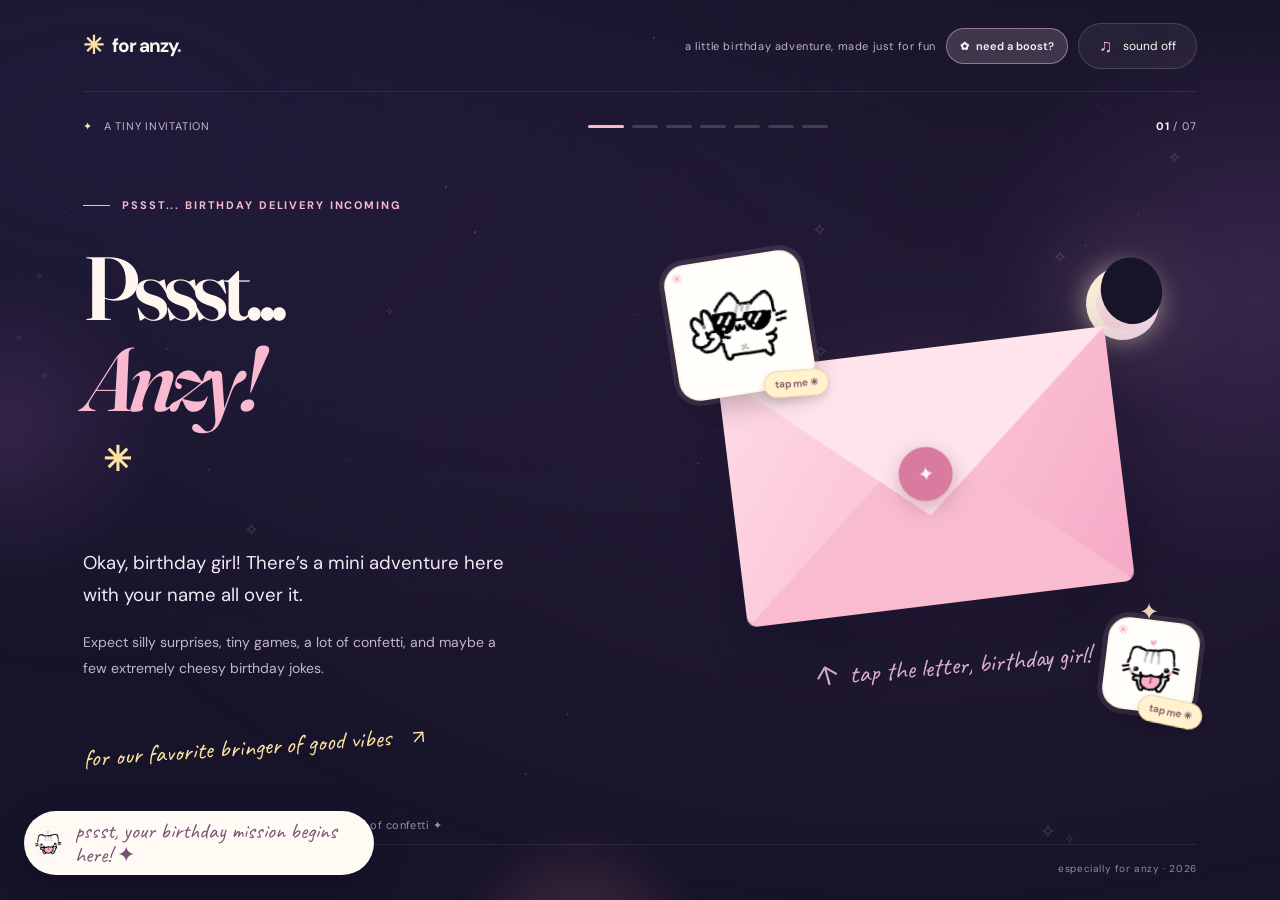
<file: index.html>
<!DOCTYPE html>
<html lang="en">
<head>
  <meta charset="UTF-8">
  <meta name="viewport" content="width=device-width, initial-scale=1.0">
  <meta name="theme-color" content="#17142c">
  <meta name="description" content="A cheerful, interactive birthday adventure made for Anzy.">
  <title>Happy Birthday, Anzy! ✦ Your Little Birthday Adventure</title>
  <link rel="preconnect" href="https://fonts.googleapis.com">
  <link rel="preconnect" href="https://fonts.gstatic.com" crossorigin>
  <link href="https://fonts.googleapis.com/css2?family=Caveat:wght@500;600;700&family=DM+Sans:wght@400;500;600;700&family=Fraunces:opsz,wght,SOFT,WONK@9..144,600,50,1;9..144,700,50,1&display=swap" rel="stylesheet">
  <link rel="icon" href="static/favicon.svg" type="image/svg+xml">
  <link rel="stylesheet" href="static/styles.css">
  <script defer src="static/script.js"></script>
</head>
<body data-scene="0">
  <div class="ambient-layer" aria-hidden="true">
    <div class="ambient-orb orb-one"></div>
    <div class="ambient-orb orb-two"></div>
    <div class="ambient-orb orb-three"></div>
    <div class="ambient-stars" id="ambientStars"></div>
  </div>
  <canvas id="fxCanvas" class="fx-canvas" aria-hidden="true"></canvas>

  <div class="site-shell">
    <header class="site-header">
      <div class="brand"><span class="brand-icon">✳</span> <span>for anzy<span class="brand-period">.</span></span></div>
      <div class="header-actions">
        <span class="header-whisper">a little birthday adventure, made just for fun</span>
        <button id="boostBtn" class="boost-button" type="button" aria-haspopup="dialog" aria-controls="boostModal"><span aria-hidden="true">✿</span><span>need a boost?</span></button>
        <button id="musicBtn" class="icon-button" type="button" aria-label="Turn on background music" aria-pressed="false"><span id="musicIcon">♫</span><span id="musicLabel">sound off</span></button>
      </div>
    </header>

    <div class="chapter-strip">
      <div class="chapter-info"><span class="mini-spark">✦</span> <span id="chapterName">a tiny invitation</span></div>
      <div class="chapter-dots" id="chapterDots" aria-label="Birthday adventure progress">
        <span class="chapter-dot active"></span><span class="chapter-dot"></span><span class="chapter-dot"></span><span class="chapter-dot"></span><span class="chapter-dot"></span><span class="chapter-dot"></span><span class="chapter-dot"></span>
      </div>
      <div class="chapter-count"><span id="chapterNumber">01</span> / 07</div>
    </div>

    <main id="mainContent" class="story" aria-live="off">
      <!-- CHAPTER ONE -->
      <section class="stage active" data-stage="0" aria-hidden="false" aria-labelledby="introTitle">
        <div class="scene-layout intro-layout">
          <div class="intro-copy">
            <span class="eyebrow"><span class="eyebrow-line"></span> pssst... birthday delivery incoming</span>
            <h1 id="introTitle">Pssst... <span class="name-script">Anzy!</span><span class="h1-star">✳</span></h1>
            <p class="lead">Okay, birthday girl! There’s a mini adventure here with your name all over it.</p>
            <p class="support-copy">Expect silly surprises, tiny games, a lot of confetti, and maybe a few extremely cheesy birthday jokes.</p>
            <div class="handwritten-note">for our favorite bringer of good vibes <span>↗</span></div>
          </div>
          <div class="intro-visual">
            <button class="moon moon-secret" id="moonSecret" aria-label="Tap the secret moon" type="button"><span class="moon-crater"></span><span class="moon-crater crater-two"></span></button>
            <span class="scene-star star-a">✳</span><span class="scene-star star-b">✦</span><span class="scene-star star-c">✧</span>
            <div class="envelope-aura"></div>
            <button type="button" class="cat-pop cat-pop--intro" style="--cat-tilt:-9deg" data-cat-message="Birthday security cat says: you are cleared for maximum fun! 😎" aria-label="Tap the cute cat for a surprise"><img src="static/cats/cool.png" alt="Cute doodle cat: cool" draggable="false"><span class="cat-tap">tap me ✳</span></button>
            <button type="button" class="cat-pop cat-pop--intro-mini" style="--cat-tilt:7deg" data-cat-message="You found the happy kitty! That smile is contagious." aria-label="Tap the cute cat for a surprise"><img src="static/cats/smile.png" alt="Cute doodle cat: smile" draggable="false"><span class="cat-tap">tap me ✳</span></button>
            <button id="envelopeButton" class="envelope-button" type="button" aria-label="Open your birthday invitation">
              <span class="envelope-letter"><span>to: anzy ✦</span><strong>your birthday quest starts here!</strong></span>
              <span class="envelope-pocket"></span>
              <span class="envelope-flap"></span>
              <span class="envelope-seal">✦</span>
            </button>
            <div class="tap-caption" id="envelopeHint"><span class="tap-arrow">↗</span> tap the letter, birthday girl!</div>
          </div>
        </div>
        <div class="corner-footnote">powered by birthday magic & a suspicious amount of confetti ✦</div>
      </section>

      <!-- CHAPTER TWO -->
      <section class="stage" data-stage="1" aria-hidden="true" aria-labelledby="gardenTitle">
        <div class="scene-heading center">
          <span class="eyebrow">chapter one · a little appreciation</span>
          <h2 id="gardenTitle">A garden of <em>good things.</em></h2>
          <p>Five little reminders of why you’re a great person to have around. Tap each flower to reveal one! 🌼</p>
        </div>
        <div class="garden-panel">
          <div class="garden-shimmer"></div>
          <div class="garden-moon"></div>
          <button class="butterfly-secret" id="butterflySecret" type="button" aria-label="Tap the secret butterfly">🦋</button>
          <div class="flower-garden" id="flowerGarden">
            <button class="flower flower-pink" type="button" data-flower="0" aria-label="Bloom flower one"><span class="flower-head"><span class="petal"></span><span class="petal"></span><span class="petal"></span><span class="petal"></span><span class="petal"></span><span class="petal"></span><span class="flower-center"></span></span><span class="flower-stem"><i></i><i></i></span></button>
            <button class="flower flower-peach" type="button" data-flower="1" aria-label="Bloom flower two"><span class="flower-head"><span class="petal"></span><span class="petal"></span><span class="petal"></span><span class="petal"></span><span class="petal"></span><span class="petal"></span><span class="flower-center"></span></span><span class="flower-stem"><i></i><i></i></span></button>
            <button class="flower flower-lilac" type="button" data-flower="2" aria-label="Bloom flower three"><span class="flower-head"><span class="petal"></span><span class="petal"></span><span class="petal"></span><span class="petal"></span><span class="petal"></span><span class="petal"></span><span class="flower-center"></span></span><span class="flower-stem"><i></i><i></i></span></button>
            <button class="flower flower-yellow" type="button" data-flower="3" aria-label="Bloom flower four"><span class="flower-head"><span class="petal"></span><span class="petal"></span><span class="petal"></span><span class="petal"></span><span class="petal"></span><span class="petal"></span><span class="flower-center"></span></span><span class="flower-stem"><i></i><i></i></span></button>
            <button class="flower flower-blue" type="button" data-flower="4" aria-label="Bloom flower five"><span class="flower-head"><span class="petal"></span><span class="petal"></span><span class="petal"></span><span class="petal"></span><span class="petal"></span><span class="petal"></span><span class="flower-center"></span></span><span class="flower-stem"><i></i><i></i></span></button>
          </div>
          <div class="garden-ground"><span class="ground-sprout">✿</span><span class="ground-sprout">✿</span><span class="ground-sprout">✿</span></div>
        </div>
        <div class="below-panel">
          <div class="garden-feedback">
            <button type="button" class="cat-pop cat-pop--garden" style="--cat-tilt:-5deg" data-cat-message="A little flower for the birthday girl! 🌸" aria-label="Tap the garden kitty for a surprise"><img src="static/cats/flower.png" alt="Flower cat saying hi" draggable="false"><span class="cat-tap">say hi ✿</span></button>
            <div class="reveal-card" id="flowerMessage" role="status"><span class="reveal-icon">✿</span><span id="flowerMessageText">Five flowers, five reasons you deserve a great birthday.</span></div>
          </div>
          <div class="count-stack"><span id="flowerCount">0</span><small> / 5 flowers bloomed</small></div>
          <button class="primary-button hidden" id="gardenNext" type="button">collect some stars <span>↗</span></button>
        </div>
      </section>

      <!-- CHAPTER THREE -->
      <section class="stage" data-stage="2" aria-hidden="true" aria-labelledby="starsTitle">
        <div class="scene-heading center">
          <span class="eyebrow">chapter two · a tiny game</span>
          <h2 id="starsTitle">Catch a little <em>happiness.</em></h2>
          <p>The sky has a surprise for you. Catch five falling stars by tapping them. Ready, Anzy? ✨</p>
        </div>
        <div id="starGame" class="star-game" aria-label="Catch five falling stars">
          <div class="star-game-moon"></div>
          <button type="button" class="cat-pop cat-pop--stars" style="--cat-tilt:-5deg" data-cat-message="Whoosh! This kitty is cheering for your star-catching skills!" aria-label="Tap the cute cat for a surprise"><img src="static/cats/splash.png" alt="Cute doodle cat: splash" draggable="false"><span class="cat-tap">tap me ✳</span></button>
          <button type="button" class="cat-pop cat-pop--stars-bonus" style="--cat-tilt:8deg" data-cat-message="Rich in stars, rich in good vibes! 💸" aria-label="Tap the cute cat for a surprise"><img src="static/cats/money.png" alt="Cute doodle cat: money" draggable="false"><span class="cat-tap">tap me ✳</span></button>
          <div class="star-game-caption">tap the glowing stars <span>✦</span></div>
          <div class="catch-meter"><span>little stars collected</span><strong><span id="starsCaught">0</span> / 5</strong></div>
          <div class="catch-feedback" id="catchFeedback" role="status">some stars are worth making a wish on...</div>
        </div>
        <div class="below-panel center-bottom">
          <span class="small-helper" id="starInstruction">psst, tap the moving stars before they disappear!</span>
          <button class="primary-button hidden" id="starsNext" type="button">make a birthday wish <span>↗</span></button>
        </div>
      </section>

      <!-- CHAPTER FOUR -->
      <section class="stage" data-stage="3" aria-hidden="true" aria-labelledby="cakeTitle">
        <div class="scene-heading center">
          <span class="eyebrow">chapter three · it's cake o'clock</span>
          <h2 id="cakeTitle">Make a little <em>wish.</em></h2>
          <p>A proper birthday adventure needs a cake, obviously. And yes, this one is all yours. 🎂</p>
        </div>
        <div class="cake-layout">
          <div class="cake-artboard">
            <button type="button" class="cat-pop cat-pop--cake" style="--cat-tilt:8deg" data-cat-message="Boba break! You deserve a delicious birthday treat. 🧋" aria-label="Tap the cute cat for a surprise"><img src="static/cats/boba.png" alt="Cute doodle cat: boba" draggable="false"><span class="cat-tap">tap me ✳</span></button>
            <span class="cake-sparkle cake-sparkle-one">✧</span><span class="cake-sparkle cake-sparkle-two">✦</span>
            <svg id="birthdayCake" class="cake-illustration" viewBox="0 0 540 430" role="img" aria-label="Pastel two-layer birthday cake with candles and the name Anzy">
              <defs>
                <linearGradient id="cakeSide" x1="0" y1="0" x2="1" y2="1"><stop stop-color="#ffc0d9"/><stop offset="1" stop-color="#e991bf"/></linearGradient>
                <linearGradient id="icing" x1="0" y1="0" x2="0" y2="1"><stop stop-color="#fff6e9"/><stop offset="1" stop-color="#ffe6ec"/></linearGradient>
                <filter id="cakeShadow"><feGaussianBlur stdDeviation="14"/></filter>
              </defs>
              <ellipse cx="270" cy="383" rx="177" ry="19" fill="#1e1533" opacity=".2" filter="url(#cakeShadow)"/>
              <ellipse cx="270" cy="371" rx="183" ry="28" fill="#e6c5e9"/><ellipse cx="270" cy="366" rx="180" ry="21" fill="#fff2f4"/>
              <path d="M116 259 C116 239 155 230 270 230 C385 230 425 239 425 259 L425 344 C425 375 116 375 116 344 Z" fill="url(#cakeSide)"/>
              <ellipse cx="270" cy="260" rx="154" ry="32" fill="#ffcde0"/>
              <path d="M116 249 Q117 233 157 229 Q203 219 270 225 Q348 218 393 231 Q427 235 425 250 L425 272 Q417 286 401 274 Q393 259 387 274 Q385 300 367 294 Q355 287 358 266 Q338 257 330 273 Q319 297 307 282 Q299 268 288 266 Q283 294 266 294 Q251 292 252 267 Q233 254 225 279 Q214 295 200 284 Q194 266 182 266 Q180 291 165 289 Q153 286 151 264 Q130 284 116 269 Z" fill="url(#icing)"/>
              <g class="cake-sprinkles"><ellipse cx="162" cy="313" rx="5" ry="3" fill="#fff5e6" transform="rotate(25 162 313)"/><ellipse cx="205" cy="339" rx="5" ry="3" fill="#fff5e6" transform="rotate(-30 205 339)"/><ellipse cx="347" cy="331" rx="5" ry="3" fill="#fff5e6"/><ellipse cx="394" cy="305" rx="5" ry="3" fill="#fff5e6"/></g>
              <path d="M177 189 C177 171 199 165 270 165 C341 165 364 171 364 189 L364 252 C364 275 177 275 177 252 Z" fill="#e7b2f2"/>
              <ellipse cx="270" cy="188" rx="93" ry="23" fill="#edc0f5"/>
              <path d="M177 185 Q187 163 270 164 Q355 163 364 185 L364 205 Q352 221 344 210 Q339 194 330 205 Q321 229 310 212 Q305 198 295 201 Q287 224 275 217 Q266 208 258 200 Q245 226 235 211 Q228 196 218 207 Q205 230 199 207 Q187 216 177 204 Z" fill="#fff8ee"/>
              <g class="cake-details" fill="none" stroke="#fff3fe" stroke-width="5" stroke-linecap="round"><path d="M208 248 Q235 258 260 249"/><path d="M288 247 Q318 259 340 247"/></g>
              <text x="270" y="324" text-anchor="middle" font-family="Caveat, cursive" font-size="58" font-weight="700" fill="#a04886">Anzy ✦</text>
              <g class="cake-decor" fill="#f58ca9"><circle cx="175" cy="272" r="12"/><circle cx="382" cy="272" r="12"/><path d="M167 255l8 5 8-5M373 255l9 5 8-5" fill="none" stroke="#8fc39a" stroke-width="5" stroke-linecap="round"/></g>
              <g class="candle-group" stroke-linecap="round"><rect x="224" y="125" width="15" height="48" rx="6" fill="#9fd8f0"/><path d="M232 133L232 164" stroke="#fff9dd" stroke-width="3" stroke-dasharray="5 9"/><rect x="264" y="116" width="15" height="57" rx="6" fill="#ffc18c"/><path d="M271 124L271 164" stroke="#fff9dd" stroke-width="3" stroke-dasharray="5 9"/><rect x="305" y="127" width="15" height="46" rx="6" fill="#b9e49d"/><path d="M312 135L312 164" stroke="#fff9dd" stroke-width="3" stroke-dasharray="5 9"/>
              <path d="M232 120V128M272 110V116M312 120V127" stroke="#736180" stroke-width="2.5"/></g>
              <g class="candle-flames"><path d="M232 119 C216 105 228 94 232 85 C246 101 247 112 232 119Z" fill="#ffd96e"/><path d="M272 109 C256 94 266 83 272 74 C287 91 288 103 272 109Z" fill="#ffd96e"/><path d="M312 119 C297 104 307 95 312 86 C326 103 329 112 312 119Z" fill="#ffd96e"/></g>
              <g class="candle-smoke" fill="none" stroke="#eaddec" stroke-width="4" stroke-linecap="round"><path d="M232 117Q221 105 232 92Q244 79 231 64"/><path d="M272 108Q261 96 272 83Q284 71 272 58"/><path d="M312 119Q303 102 313 91Q325 80 312 65"/></g>
            </svg>
            <span class="cake-illustration-caption">baked with extra sprinkles and zero calories ✦</span>
          </div>
          <div class="cake-controls">
            <span class="side-label">THE BIRTHDAY RITUAL</span>
            <h3>Ready, Anzy?</h3>
            <p>First we make the cake extra cute. Then we light the candles and send a wish to the universe.</p>
            <div class="cake-steps">
              <button id="decorateCake" class="step-button" type="button"><span class="step-icon">✿</span><span><strong>01 · Decorate the cake</strong><small>more sprinkles, more happiness</small></span><span class="step-arrow">↗</span></button>
              <button id="lightCandles" class="step-button" type="button"><span class="step-icon">✧</span><span><strong>02 · Light the candles</strong><small>make the moment sparkle</small></span><span class="step-arrow">↗</span></button>
              <button id="blowCandles" class="step-button" type="button" disabled><span class="step-icon">✦</span><span><strong>03 · Blow them out</strong><small>close your eyes and make a wish</small></span><span class="step-arrow">↗</span></button>
            </div>
            <div class="wish-form">
              <label for="wishInput">a secret wish for the stars <span>(optional)</span></label>
              <div class="wish-input-row"><input id="wishInput" type="text" maxlength="120" placeholder="i wish for..." autocomplete="off"><button id="sendWish" type="button" title="Send your secret wish" aria-label="Send wish to the stars">↗</button></div>
              <small>your wish stays on this device. no peeking, promise!</small>
            </div>
            <button class="primary-button hidden" id="cakeNext" type="button">there's a gift for you <span>↗</span></button>
          </div>
        </div>
      </section>

      <!-- CHAPTER FIVE -->
      <section class="stage" data-stage="4" aria-hidden="true" aria-labelledby="giftTitle">
        <div class="scene-layout gift-layout">
          <div class="gift-copy">
            <span class="eyebrow"><span class="eyebrow-line"></span> chapter four · just a little something</span>
            <h2 id="giftTitle">A little <em>birthday surprise.</em></h2>
            <p class="lead">Okay Anzy, it’s gift time! But this present is being a little dramatic about opening.</p>
            <div class="gift-hint" id="giftHint" role="status">Three taps to unlock it. Those are the rules. Hehe.</div>
            <div class="gift-taps" aria-label="Gift opening progress"><span></span><span></span><span></span></div>
            <button id="giftNext" class="primary-button hidden" type="button">read your little letter <span>↗</span></button>
          </div>
          <div class="gift-visual">
            <div class="gift-aura"></div>
            <button type="button" class="cat-pop cat-pop--gift" style="--cat-tilt:-8deg" data-cat-message="Hello Anzy! Open that present already, hehe!" aria-label="Tap the cute cat for a surprise"><img src="static/cats/hello.png" alt="Cute doodle cat: hello" draggable="false"><span class="cat-tap">tap me ✳</span></button>
            <button id="giftButton" type="button" class="gift-button" aria-label="Tap to unwrap your gift">
              <span class="gift-bow bow-left"></span><span class="gift-bow bow-right"></span><span class="gift-knot"></span>
              <span class="gift-lid"></span><span class="gift-box"></span><span class="gift-ribbon-vertical"></span><span class="gift-ribbon-horizontal"></span>
              <span class="gift-heart">🎉</span>
            </button>
            <span class="gift-deco deco-one">✧</span><span class="gift-deco deco-two">✳</span><span class="gift-deco deco-three">✦</span>
          </div>
        </div>
      </section>

      <!-- CHAPTER SIX -->
      <section class="stage" data-stage="5" aria-hidden="true" aria-labelledby="letterTitle">
        <div class="scene-heading center">
          <span class="eyebrow">chapter five · a few birthday words</span>
          <h2 id="letterTitle">A little letter, <em>just for you.</em></h2>
          <p>A few things you deserve to hear on your birthday. No awkward speech, promise.</p>
        </div>
        <div class="letter-wrap">
          <div class="letter-topline"><span>FROM SOMEONE WHO APPRECIATES YOU</span><span>TO: ANZY ✦</span></div>
          <div id="letterPaper" class="letter-paper">
            <span class="paper-corner">✴</span>
            <p class="letter-dear">Hey Anzy!!</p>
            <div class="letter-copy">
              <p>Happy birthdayyy, Anzy!! 🎉</p>
              <p>First things first: I hope you're having a really good day, with good food, lots of laughs, and absolutely no unnecessary stress.</p>
              <p>You're such a cheerful and generous person. You always seem to bring positive energy wherever you go, and the little things you do for people really do matter.</p>
              <p>I hope this new chapter of your life comes with fun adventures, unexpected good news, and memories that'll make you laugh when you remember them later.</p>
              <p>And hey, don't forget to give yourself the same kindness you give others. Take breaks, enjoy the little things, and do more of whatever makes you happy.</p>
              <p>Anyway, enough serious talk. IT'S YOUR BIRTHDAY! Go enjoy your day, eat some cake, and make a ridiculously big wish. 😆</p>
              <p>Happy birthday again, Anzy! Stay cheerful, stay kind, and most importantly, stay you. 🥳</p>
            </div>
            <p class="letter-signoff">from someone cheering you on,<br><span>your unofficial birthday hype squad ✦</span></p>
          </div>
          <div class="comfort-panel" aria-label="Encouraging notes for harder days">
            <div class="comfort-copy">
              <span class="comfort-eyebrow">a tiny comfort corner</span>
              <h3>For the harder days too.</h3>
              <p>If a day ever feels heavy, annoying, or just tiring, I hope you remember these:</p>
            </div>
            <div class="comfort-grid">
              <button type="button" class="comfort-chip" data-cat-message="Angry kitty reminder: bad days happen, but they pass. Take a breath. You don't have to carry everything at once."><img src="static/cats/grr.png" alt="Cute doodle cat looking frustrated" draggable="false"><span>Bad days happen. Pause, breathe, and be gentle with yourself.</span></button>
              <button type="button" class="comfort-chip" data-cat-message="Laptop kitty reminder: you're trying your best, and that counts more than you think. One small step at a time."><img src="static/cats/laptop.png" alt="Cute doodle cat using a laptop" draggable="false"><span>You don't need to figure out everything today. One little step is still progress.</span></button>
              <button type="button" class="comfort-chip" data-cat-message="Sleepy kitty reminder: resting is not being lazy. Recharge first, then try again later."><img src="static/cats/sleepy.png" alt="Cute doodle cat sleeping in bed" draggable="false"><span>Resting is allowed. Recharge first, then come back when you're ready.</span></button>
            </div>
          </div>
          <div class="letter-actions"><button type="button" class="cat-pop cat-pop--letter" style="--cat-tilt:-3deg" data-cat-message="Cozy cat reminder: rest, recharge, and enjoy your day. 💤" aria-label="Tap the cute cat for a surprise"><img src="static/cats/cozy.png" alt="Cute doodle cat: cozy" draggable="false"><span class="cat-tap">tap me ✳</span></button><span class="little-doodle">✧ ✦ ✧</span><button id="letterNext" class="primary-button" type="button">wait, there's one last thing <span>↗</span></button></div>
        </div>
      </section>

      <!-- CHAPTER SEVEN -->
      <section class="stage" data-stage="6" aria-hidden="true" aria-labelledby="finaleTitle">
        <div class="finale-scene">
          <button type="button" class="cat-pop cat-pop--finale" style="--cat-tilt:9deg" data-cat-message="These little cat friends say: happy birthday, Anzy! 🐾" aria-label="Tap the cute cat for a surprise"><img src="static/cats/friends.png" alt="Cute doodle cat: friends" draggable="false"><span class="cat-tap">tap me ✳</span></button>
          <button type="button" class="cat-pop cat-pop--finale-mini" style="--cat-tilt:-7deg" data-cat-message="Your bonus smile for the day! ✨" aria-label="Tap the cute cat for a surprise"><img src="static/cats/smile.png" alt="Cute doodle cat: smile" draggable="false"><span class="cat-tap">tap me ✳</span></button>
          <button class="finale-secret-star" id="starSecret" type="button" aria-label="Tap the secret lucky star">✦</button>
          <div class="finale-prelude" id="finalePrelude">
            <span class="eyebrow">the final chapter · one last little thing</span>
            <div class="finale-moon">☾</div>
            <h2 id="finaleTitle">Waittt, <em>Anzy...</em></h2>
            <p>Before you go, you’ve earned one last very official birthday announcement.</p>
            <button id="finaleReveal" class="primary-button" type="button">what is it?? 👀 <span>↗</span></button>
          </div>
          <div class="finale-message hidden" id="finaleMessage">
            <span class="finale-crown">✦ &nbsp; ✧ &nbsp; ✦</span>
            <span class="eyebrow">a little reminder from the universe</span>
            <h2>Keep being your<br><em>awesome self, Anzy!</em></h2>
            <p>Thanks for spreading good vibes and being generous with your kindness. Hope this year gives plenty of that happiness back to you!</p>
            <span class="finale-love">happy birthday, absolute legend! ✦</span>
            <button id="replayButton" class="outline-button" type="button">↶ replay your birthday adventure</button>
          </div>
        </div>
      </section>
    </main>

    <footer class="site-footer"><span>made with good vibes & way too much confetti</span><span>especially for anzy · 2026</span></footer>
  </div>

  <div id="boostModal" class="boost-backdrop hidden" role="presentation">
    <section class="boost-dialog" role="dialog" aria-modal="true" aria-labelledby="boostTitle" aria-describedby="boostMessage">
      <button type="button" class="boost-close" id="boostClose" aria-label="Close encouragement message">✕</button>
      <span class="boost-eyebrow">a tiny comfort break ✿</span>
      <img id="boostCat" class="boost-cat" src="static/cats/sleepy.png" alt="Cozy doodle cat" draggable="false">
      <h2 id="boostTitle">Hey Anzy, this one's for you.</h2>
      <p id="boostMessage">You don't have to be cheerful every single day. It's okay to rest and take things at your own pace.</p>
      <div class="boost-actions">
        <button id="boostAnother" class="primary-button" type="button">another tiny reminder <span>↗</span></button>
        <button id="boostDone" class="boost-done" type="button">thank you, little cat ♡</button>
      </div>
    </section>
  </div>

  <div class="mascot" id="mascot" aria-live="polite"><span class="mascot-face"><img id="mascotCat" src="static/cats/smile.png" alt="" aria-hidden="true"></span><span id="mascotText">pssst, happy birthday, legend!</span></div>
  <div class="toast" id="toast" role="status" aria-live="polite"></div>
  <div class="badge-pop" id="badgePop" role="status">☀ Officially the Birthday Sunshine!</div>
  <div class="lantern-layer" id="lanternLayer" aria-hidden="true"></div>
  <audio id="customMusic" loop preload="none" src="static/music.mp3"></audio>
</body>
</html>
</file>
<file: static/styles.css>
:root{--ink:#231b37;--night:#171429;--night2:#251d40;--ivory:#fff7ef;--milk:#fff7fb;--pink:#f9b9d1;--rose:#f088b0;--gold:#fce3a3;--lavender:#d3c0f7;--muted:#d2c7dc;--outline:rgba(255,255,255,.15);--display:'Fraunces',Georgia,serif;--body:'DM Sans',Arial,sans-serif;--hand:'Caveat','Comic Sans MS',cursive}
*{box-sizing:border-box}html{scroll-behavior:smooth}body{margin:0;min-width:320px;min-height:100svh;overflow-x:hidden;background:var(--night);color:var(--ivory);font-family:var(--body);transition:background 1s ease}button,input{font:inherit}button{cursor:pointer}button:focus-visible,input:focus-visible{outline:3px solid var(--gold);outline-offset:4px}button:disabled{cursor:not-allowed;opacity:.5}::selection{background:#eaa6c4;color:#241d39}.hidden{display:none!important}
body[data-scene="1"]{background:#231b37}body[data-scene="2"]{background:#18172e}body[data-scene="3"]{background:#231a37}body[data-scene="4"]{background:#251c38}body[data-scene="5"]{background:#231c31}body[data-scene="6"]{background:#11152a}
.ambient-layer{position:fixed;inset:0;overflow:hidden;pointer-events:none;z-index:0}.ambient-layer:before{content:"";position:absolute;inset:0;background:radial-gradient(ellipse 70% 55% at 72% 46%,rgba(100,60,117,.19),transparent),radial-gradient(ellipse 65% 60% at 8% 15%,rgba(55,45,99,.28),transparent)}.ambient-orb{position:absolute;border-radius:50%;filter:blur(7px);opacity:.5;animation:orbFloat 16s ease-in-out infinite alternate}.orb-one{width:330px;height:330px;left:-160px;top:29%;background:radial-gradient(circle,#4e315f,transparent 69%)}.orb-two{width:590px;height:590px;right:-270px;top:0;background:radial-gradient(circle,#513466,transparent 69%);animation-delay:-7s}.orb-three{width:260px;height:260px;bottom:-180px;left:35%;background:radial-gradient(circle,#79465c,transparent 69%);animation-delay:-12s}.ambient-star{position:absolute;color:#f6d3dd;opacity:.2;font-size:var(--size,11px);animation:ambientTwinkle var(--duration,4s) ease-in-out infinite alternate;animation-delay:var(--delay,0s)}@keyframes ambientTwinkle{0%{opacity:.09;transform:scale(.75)}100%{opacity:.62;transform:scale(1.2)}}@keyframes orbFloat{from{transform:translate(-15px,-30px)}to{transform:translate(35px,35px)}}
.fx-canvas{position:fixed;inset:0;width:100%;height:100%;pointer-events:none;z-index:50}
.site-shell{position:relative;z-index:1;max-width:1420px;margin:0 auto;min-height:100svh;padding:0 clamp(22px,6.5vw,100px);display:flex;flex-direction:column}.site-header{height:92px;display:flex;justify-content:space-between;align-items:center;gap:20px;border-bottom:1px solid rgba(255,255,255,.08)}.brand{font-size:19px;letter-spacing:-.055em;font-weight:700;white-space:nowrap}.brand-icon{color:var(--gold);font-size:25px;vertical-align:-2px;margin-right:6px}.brand-period{color:var(--pink)}.header-actions{display:flex;align-items:center;gap:25px}.header-whisper{font-size:11px;letter-spacing:.055em;color:#bdb2c9}.icon-button{border:1px solid var(--outline);background:rgba(255,255,255,.055);border-radius:50px;min-width:119px;color:var(--ivory);padding:10px 16px;display:flex;gap:10px;justify-content:center;align-items:center;font-size:12px;transition:background .25s,border-color .25s}.icon-button:hover{background:rgba(255,255,255,.13);border-color:rgba(255,255,255,.3)}#musicIcon{font-size:18px;color:var(--pink)}.chapter-strip{display:flex;align-items:center;justify-content:space-between;gap:22px;padding-top:27px;color:#c7b8d0;font-size:11px}.chapter-info{min-width:200px;letter-spacing:.07em;text-transform:uppercase}.mini-spark{color:var(--gold);margin-right:7px}.chapter-dots{display:flex;gap:8px}.chapter-dot{display:block;width:26px;height:3px;background:rgba(255,255,255,.16);border-radius:15px;transition:background .5s,width .5s}.chapter-dot.active{background:var(--pink);width:36px}.chapter-dot.done{background:rgba(249,185,209,.64)}.chapter-count{min-width:65px;text-align:right;letter-spacing:.08em}.chapter-count span{font-weight:700;color:var(--ivory)}.story{flex:1;display:flex;flex-direction:column}.stage{display:none;flex:1;position:relative;animation:sceneIn .7s ease both}.stage.active{display:flex;flex-direction:column}.stage> .scene-layout,.stage>.finale-scene{flex:1}@keyframes sceneIn{from{opacity:0;transform:translateY(14px)}to{opacity:1;transform:translateY(0)}}.scene-layout{display:grid;grid-template-columns:minmax(0,1fr) minmax(0,1fr);align-items:center;gap:30px;min-height:545px}.intro-layout{padding-bottom:24px}.intro-copy{position:relative;z-index:2;padding:25px 0}.eyebrow{display:inline-flex;align-items:center;gap:12px;color:var(--pink);font-size:11px;font-weight:700;text-transform:uppercase;letter-spacing:.17em;line-height:1.6}.eyebrow-line{display:inline-block;width:27px;height:1px;background:var(--pink)}h1,h2,h3,p{margin-top:0}h1,h2{font-family:var(--display);letter-spacing:-.07em;font-weight:600}h1{font-size:clamp(65px,7vw,106px);line-height:1.05;margin:27px 0 26px;max-width:660px}.name-script{display:block;color:var(--pink);font-style:italic;margin-top:-3px}.h1-star{font-size:34px;color:var(--gold);vertical-align:top;display:inline-block;margin-left:20px;margin-top:15px;animation:twinkleTurn 8s linear infinite}@keyframes twinkleTurn{50%{transform:rotate(180deg)}}.lead{font-size:clamp(16px,1.45vw,19px);line-height:1.75;max-width:460px;color:#f2eaf4}.support-copy{font-size:14px;line-height:1.85;color:#c4b6ca;max-width:415px}.handwritten-note{display:inline-block;margin-top:35px;font-family:var(--hand);font-size:25px;color:var(--gold);transform:rotate(-4deg)}.handwritten-note span{font-family:var(--body);margin-left:15px;font-size:19px}.intro-visual{min-height:500px;display:flex;justify-content:center;align-items:center;position:relative;perspective:1200px}.envelope-aura,.gift-aura{position:absolute;width:440px;height:350px;max-width:100%;border-radius:50%;background:radial-gradient(ellipse,rgba(250,157,189,.27),rgba(151,98,158,.1) 42%,transparent 70%);filter:blur(16px);pointer-events:none}.envelope-button{position:relative;z-index:2;width:min(390px,85%);height:256px;background:transparent;border:0;filter:drop-shadow(0 30px 37px rgba(10,8,27,.4));transform:rotate(-7deg);transition:transform .65s cubic-bezier(.2,.9,.2,1),filter .5s;isolation:isolate}.envelope-button:not(.opening):hover{transform:rotate(-3deg) translateY(-10px);filter:drop-shadow(0 40px 48px rgba(10,8,27,.55))}.envelope-pocket{position:absolute;inset:0;background:linear-gradient(125deg,#ffdbe7,#f6a9c6);border-radius:10px;overflow:hidden;box-shadow:inset 0 -3px 0 rgba(115,51,104,.1);z-index:2}.envelope-pocket:before{content:"";position:absolute;inset:0;clip-path:polygon(0 100%,50% 34%,100% 100%);background:#f8bbd0}.envelope-pocket:after{content:"";position:absolute;inset:0;clip-path:polygon(0 0,50% 65%,100% 0);background:#fbd3e1;opacity:.92}.envelope-flap{position:absolute;top:0;left:0;width:100%;height:65%;background:#ffe5eb;clip-path:polygon(0 0,100% 0,50% 100%);z-index:4;transform-origin:center top;transition:transform 1s ease;backface-visibility:hidden}.envelope-seal{position:absolute;z-index:5;left:50%;top:49%;transform:translate(-50%,-50%);height:54px;width:54px;border-radius:50%;background:#d97b9e;color:#fff2f5;display:grid;place-items:center;box-shadow:0 6px 20px #82466760;font-size:20px;transition:opacity .3s}.envelope-letter{position:absolute;z-index:1;left:12%;right:12%;bottom:18px;height:210px;background:linear-gradient(#fffaf2,#fceee8);border-radius:8px;padding:30px 20px;color:#6d4767;box-shadow:0 2px 5px #5d3b5840;transition:transform 1s ease .2s;display:flex;flex-direction:column;align-items:center;gap:18px;justify-content:center}.envelope-letter span{font-family:var(--hand);font-size:25px}.envelope-letter strong{font-size:14px;text-align:center;line-height:1.5;max-width:180px}.envelope-button.opening .envelope-flap{transform:rotateX(180deg);z-index:0}.envelope-button.opening .envelope-seal{opacity:0}.envelope-button.opening .envelope-letter{transform:translateY(-140px);z-index:3}.moon{position:absolute;top:8%;right:7%;z-index:1;height:73px;width:73px;border-radius:50%;border:0;background:linear-gradient(135deg,#fff5d5,#eacee7);box-shadow:0 0 25px #ffebd080,0 0 95px #ffebd040;transform:rotate(-15deg);transition:transform .3s}.moon:hover{transform:rotate(0) scale(1.12)}.moon:after{content:"";position:absolute;right:-6px;top:-7px;width:61px;height:67px;background:var(--night);border-radius:50%}.moon-crater{position:absolute;inset:10px;border-radius:50%;background:#edc9d4;opacity:.4}.crater-two{inset:31px 30px 14px 13px}.scene-star{position:absolute;pointer-events:none;color:#ffe8c4;animation:floaty 4s ease-in-out infinite alternate}.star-a{font-size:31px;left:12%;top:24%}.star-b{font-size:24px;right:7%;bottom:20%;animation-delay:1s}.star-c{font-size:48px;left:19%;bottom:22%;color:#c3b6f0;animation-delay:1.8s}@keyframes floaty{to{transform:translateY(-17px) rotate(15deg)}}.tap-caption{position:absolute;bottom:9%;left:30%;transform:rotate(-5deg);font-family:var(--hand);font-size:26px;color:#eabbd7;white-space:nowrap}.tap-arrow{font-family:var(--body);font-size:27px;display:inline-block;transform:rotate(-55deg);margin-right:8px}.corner-footnote{font-size:11px;color:#9b8ca8;position:absolute;bottom:12px;left:0;letter-spacing:.04em}
.scene-heading{padding-top:43px;max-width:760px;margin:0 auto 22px}.scene-heading.center{text-align:center}.scene-heading h2{font-size:clamp(41px,5vw,69px);margin:13px 0 14px;line-height:1.12}.scene-heading h2 em,.gift-copy h2 em,.finale-scene h2 em{font-style:italic;color:var(--pink)}.scene-heading p{font-size:14px;color:#c9bbd3;line-height:1.7;max-width:570px;margin:auto}.garden-panel{position:relative;width:100%;height:310px;border:1px solid rgba(255,255,255,.12);border-radius:27px;overflow:hidden;background:radial-gradient(ellipse at 50% 35%,rgba(158,105,165,.29),transparent 55%),linear-gradient(180deg,#34274d,#3c2e50 56%,#284539 100%);box-shadow:0 28px 70px #100c2038}.garden-panel:after{content:"";position:absolute;inset:0;background:radial-gradient(circle at 11% 27%,#fffbdba8 0 2px,transparent 3px),radial-gradient(circle at 68% 22%,#fffbdba3 0 2px,transparent 3px),radial-gradient(circle at 82% 48%,#fffbdba8 0 1px,transparent 2px),radial-gradient(circle at 31% 17%,#fffbdba8 0 2px,transparent 3px);pointer-events:none}.garden-moon{position:absolute;right:10%;top:20px;width:58px;height:58px;border-radius:50%;background:#fbe9d5;box-shadow:0 0 55px #ffe5d251}.garden-ground{position:absolute;bottom:0;left:0;right:0;height:40px;background:linear-gradient(#2b5d4b,#183b3b);border-radius:50% 50% 0 0 / 30% 30% 0 0}.ground-sprout{position:absolute;bottom:13px;color:#9fb998}.ground-sprout:nth-child(1){left:13%}.ground-sprout:nth-child(2){left:53%}.ground-sprout:nth-child(3){right:13%}.butterfly-secret{position:absolute;top:50px;left:12%;border:0;background:none;font-size:37px;z-index:5;animation:flutter 5s ease-in-out infinite alternate;filter:drop-shadow(0 5px 5px #100b3085)}@keyframes flutter{to{transform:translate(42px,-12px) rotate(18deg)}}.flower-garden{position:absolute;inset:auto 5% 32px;display:flex;justify-content:space-around;align-items:flex-end;z-index:3}.flower{--petal:#f4a9ce;position:relative;width:140px;height:215px;border:0;background:none;flex:0 1 140px;padding:0;transform-origin:bottom;animation:flowerSway 4s ease-in-out infinite alternate}.flower:nth-child(2){height:190px;animation-delay:-2s}.flower:nth-child(3){height:236px;animation-delay:-1s}.flower:nth-child(4){height:180px;animation-delay:-3s}.flower:nth-child(5){height:209px;animation-delay:-.7s}@keyframes flowerSway{to{transform:rotate(5deg)}}.flower-peach{--petal:#ffbcad}.flower-lilac{--petal:#c4acff}.flower-yellow{--petal:#f6d58c}.flower-blue{--petal:#a8dcf4}.flower-stem{position:absolute;bottom:0;left:calc(50% - 5px);width:10px;height:141px;border-radius:5px;background:linear-gradient(90deg,#3d987a,#89c5a0)}.flower:nth-child(2) .flower-stem{height:116px}.flower:nth-child(3) .flower-stem{height:163px}.flower:nth-child(4) .flower-stem{height:102px}.flower:nth-child(5) .flower-stem{height:136px}.flower-stem i{position:absolute;width:38px;height:19px;background:#569c72;border-radius:100% 0 100% 0;top:47%;right:5px;transform:rotate(-20deg)}.flower-stem i+i{left:6px;right:auto;top:68%;transform:scaleX(-1) rotate(-20deg)}.flower-head{position:absolute;z-index:1;bottom:calc(100% - 78px);left:50%;transform:translateX(-50%) scale(.72);height:88px;width:88px;transition:transform .5s cubic-bezier(.1,1.6,.3,1);filter:drop-shadow(0 5px 7px #1e204c3a)}.flower:hover .flower-head,.flower.bloomed .flower-head{transform:translateX(-50%) scale(1.07)}.petal{position:absolute;width:37px;height:53px;border-radius:60% 60% 50% 50%;background:var(--petal);top:1px;left:25px;transform-origin:50% 43px}.petal:nth-child(1){transform:rotate(0)}.petal:nth-child(2){transform:rotate(60deg)}.petal:nth-child(3){transform:rotate(120deg)}.petal:nth-child(4){transform:rotate(180deg)}.petal:nth-child(5){transform:rotate(240deg)}.petal:nth-child(6){transform:rotate(300deg)}.flower-center{position:absolute;z-index:1;width:32px;height:32px;border-radius:50%;background:radial-gradient(circle at 35% 32%,#fffae5,#e8ae56);top:31px;left:28px;box-shadow:inset -3px -3px 0 #b9773538}.flower.bloomed .flower-center{box-shadow:0 0 23px #fff8b48c}.flower.bloomed:after{content:"✧";position:absolute;color:var(--gold);font-size:25px;top:-23px;left:12%;animation:floaty 1s infinite alternate}.below-panel{display:flex;align-items:center;justify-content:space-between;gap:15px;padding:23px 0}.reveal-card{display:flex;gap:14px;align-items:center;color:#efe2ed;line-height:1.6;font-size:14px;max-width:650px}.reveal-icon{display:grid;place-items:center;flex-shrink:0;width:42px;height:42px;border-radius:50%;background:rgba(255,255,255,.09);color:var(--pink);font-size:26px}.count-stack{flex-shrink:0;color:var(--pink);font-weight:700;font-size:21px}.count-stack small{font-size:11px;color:#c6b9cf;font-weight:400}.primary-button{background:var(--pink);border:1px solid #ffe0ed;color:#34213d;min-height:49px;padding:14px 21px;border-radius:99px;display:inline-flex;gap:24px;align-items:center;justify-content:space-between;font-size:13px;font-weight:700;white-space:nowrap;box-shadow:0 8px 25px #f4a5c329;transition:transform .25s,box-shadow .25s,background .25s}.primary-button:hover{background:#ffd3e2;transform:translateY(-3px);box-shadow:0 12px 29px #f4a5c34d}.primary-button span{font-size:17px}
.star-game{height:355px;border:1px solid rgba(255,255,255,.14);border-radius:27px;overflow:hidden;position:relative;background:radial-gradient(ellipse at 47% 140%,rgba(165,108,180,.27),transparent 60%),linear-gradient(180deg,#17192f,#2b254c);box-shadow:0 20px 60px #0a082036}.star-game:before{content:"";position:absolute;inset:0;opacity:.65;background-image:radial-gradient(#ffece8 1px,transparent 1px),radial-gradient(#e0d8ff 1px,transparent 1px);background-size:94px 72px,133px 91px;background-position:17px 25px,60px 5px}.star-game-moon{position:absolute;height:120px;width:120px;border:1px solid #f4dfd280;border-radius:50%;top:41px;left:13%;box-shadow:0 0 60px #f5d4cf25,inset 0 0 0 13px #f9e4cc15;transform:rotate(-20deg)}.star-game-moon:after{content:"";position:absolute;background:#252440;width:112px;height:116px;border-radius:50%;left:31px;top:-15px}.star-game-caption{position:absolute;left:50%;top:19px;transform:translateX(-50%);font-family:var(--hand);font-size:26px;color:#e5b8d3;white-space:nowrap}.star-game-caption span{color:var(--gold)}.falling-star{position:absolute;z-index:3;left:var(--x);top:-55px;border:0;background:radial-gradient(circle,#fff5db66,transparent 72%);border-radius:50%;height:76px;width:76px;display:grid;place-items:center;font-size:36px;color:#ffe4a6;text-shadow:0 0 10px #ffe8aa,0 0 22px #ffd8ba;animation:starFall var(--fall-time) linear forwards;touch-action:manipulation}.falling-star:hover{transform:scale(1.16)}.falling-star.caught{animation:none;opacity:0;transition:transform .2s,opacity .2s;transform:scale(1.8)}@keyframes starFall{from{top:-65px;transform:rotate(-30deg)}to{top:calc(100% + 65px);transform:rotate(35deg)}}.catch-meter{position:absolute;z-index:4;right:22px;top:19px;padding:12px 17px;border:1px solid rgba(255,255,255,.12);background:#1d1a39ae;border-radius:13px;text-align:right;display:flex;flex-direction:column;gap:2px}.catch-meter>span{font-size:10px;color:#c7bad6}.catch-meter strong{font-family:var(--display);font-size:23px;color:var(--gold)}.catch-feedback{position:absolute;bottom:20px;left:50%;transform:translateX(-50%);width:max-content;max-width:calc(100% - 40px);padding:13px 19px;border:1px solid rgba(255,255,255,.11);border-radius:50px;text-align:center;background:rgba(22,19,46,.78);backdrop-filter:blur(8px);font-size:13px;color:#f4e5ef;z-index:4}.center-bottom{justify-content:center;min-height:81px}.small-helper{font-size:12px;color:#bbaeca}
.cake-layout{display:grid;grid-template-columns:1.08fr .92fr;gap:clamp(24px,5vw,65px);align-items:center;margin-top:7px;margin-bottom:20px}.cake-artboard{height:425px;border:1px solid rgba(255,255,255,.13);border-radius:28px;position:relative;display:flex;justify-content:center;align-items:center;background:radial-gradient(circle at 48% 44%,#765d81 0%,#3d2c56 52%,#2d264a 100%);overflow:hidden}.cake-artboard:before{content:"";position:absolute;width:330px;height:330px;border:1px solid rgba(255,255,255,.14);border-radius:50%}.cake-artboard:after{content:"";position:absolute;width:430px;height:430px;border:1px dashed rgba(255,255,255,.13);border-radius:50%}.cake-illustration{height:380px;width:min(100%,500px);position:relative;z-index:2;filter:drop-shadow(0 18px 12px #20102b47)}.candle-flames,.candle-smoke{opacity:0;transition:opacity .25s}.cake-illustration.lit .candle-flames{opacity:1;animation:flameDance .4s ease-in-out infinite alternate;transform-origin:270px 115px}.cake-illustration.blown .candle-smoke{opacity:1;animation:smokeDisappear 3s ease-out forwards}@keyframes flameDance{to{transform:scaleX(.93) scaleY(1.05)}}@keyframes smokeDisappear{0%{opacity:1;transform:translateY(0)}80%{opacity:.7}100%{opacity:0;transform:translateY(-30px)}}.cake-illustration.extra .cake-sprinkles{filter:drop-shadow(0 0 5px #ffffff)}.cake-illustration.extra .cake-decor{fill:#ffe3a1}.cake-sparkle{position:absolute;z-index:3;color:#ffefcc;font-size:34px;animation:floaty 3s infinite alternate}.cake-sparkle-one{left:11%;top:22%}.cake-sparkle-two{right:12%;top:30%;font-size:22px;animation-delay:-1.7s}.cake-illustration-caption{position:absolute;bottom:14px;font-family:var(--hand);font-size:23px;color:#efb9db;z-index:3}.cake-controls{padding:10px 0}.side-label{font-size:10px;color:var(--pink);letter-spacing:.19em;font-weight:700}.cake-controls h3{font-family:var(--display);font-size:32px;letter-spacing:-.035em;margin:9px 0 12px}.cake-controls>p{font-size:13px;color:#cec0d6;line-height:1.8;max-width:380px}.cake-steps{display:flex;flex-direction:column;gap:9px;margin:19px 0}.step-button{display:flex;gap:13px;align-items:center;text-align:left;padding:11px 13px;border-radius:13px;border:1px solid rgba(255,255,255,.15);color:#f7edf6;background:rgba(255,255,255,.055);transition:transform .2s,background .2s,border-color .2s}.step-button:not(:disabled):hover{transform:translateX(5px);border-color:#f6aec97a;background:#fff2fc13}.step-button.completed{background:#ddc8ee23;border-color:#ffccdc7d}.step-icon{font-size:24px;width:31px;text-align:center;color:var(--pink)}.step-button span:nth-child(2){display:flex;flex-direction:column;gap:4px;flex:1}.step-button strong{font-size:12px}.step-button small{color:#bcb0c9;font-size:10px}.step-arrow{font-size:18px;color:#c5a9c7}.wish-form{margin-top:22px}.wish-form label{display:block;font-size:12px;color:#ffebee;margin-bottom:10px;font-weight:700}.wish-form label span{font-size:10px;color:#b5a9c5;font-weight:400}.wish-input-row{display:flex;gap:6px;padding:6px;border:1px solid rgba(255,255,255,.18);border-radius:13px;background:rgba(255,255,255,.055)}.wish-input-row input{min-width:0;flex:1;border:0;outline:none!important;background:transparent;color:#fff;font-size:13px;padding:0 9px}.wish-input-row input::placeholder{color:#9f93b2}.wish-input-row button{border:0;border-radius:9px;background:var(--pink);color:#3b2841;min-width:36px;font-size:18px}.wish-form>small{display:block;margin-top:8px;font-size:10px;color:#a9a0b7}.cake-controls>.primary-button{margin-top:17px}
.gift-layout{min-height:530px}.gift-copy{padding:26px 0}.gift-copy h2{font-size:clamp(47px,5.2vw,75px);line-height:1.12;margin:22px 0 23px}.gift-copy .lead{font-size:16px}.gift-hint{border-left:2px solid var(--gold);color:var(--gold);margin-top:31px;padding:9px 0 9px 20px;font-family:var(--hand);font-size:25px}.gift-taps{display:flex;gap:8px;margin:25px 0}.gift-taps span{width:41px;height:5px;border-radius:20px;background:#ffffff27;transition:background .3s}.gift-taps span.filled{background:var(--pink)}.gift-visual{min-height:450px;display:flex;align-items:center;justify-content:center;position:relative}.gift-button{position:relative;z-index:2;width:280px;height:290px;background:none;border:0;filter:drop-shadow(0 38px 28px rgba(8,5,23,.36));transition:transform .2s}.gift-button:hover:not(.opened){transform:rotate(-3deg) scale(1.04)}.gift-box{position:absolute;left:25px;top:104px;width:230px;height:184px;background:linear-gradient(140deg,#fbbad2,#e388ae);border-radius:10px 10px 16px 16px;box-shadow:inset -17px 0 #ae557627;z-index:1}.gift-lid{position:absolute;top:77px;left:10px;width:260px;height:57px;border-radius:8px;background:linear-gradient(125deg,#ffd6e6,#e79abd);z-index:4;box-shadow:0 8px 12px #71325147;transition:transform 1s}.gift-ribbon-vertical{position:absolute;top:77px;left:117px;width:46px;height:212px;background:linear-gradient(90deg,#ffe7c9,#f7cd87);z-index:5;transition:opacity .4s}.gift-ribbon-horizontal{position:absolute;top:178px;left:25px;width:230px;height:34px;background:#ffdfae;z-index:3;transition:opacity .4s}.gift-bow{position:absolute;z-index:6;top:6px;width:76px;height:70px;border:17px solid #fbd79c;border-radius:60% 10% 65% 15%;transform:rotate(35deg);transition:transform 1s,opacity 1s}.bow-left{left:62px}.bow-right{right:62px;transform:scaleX(-1) rotate(35deg)}.gift-knot{position:absolute;left:118px;top:53px;width:45px;height:39px;background:#ffecbf;border-radius:50%;z-index:7;transition:opacity .5s}.gift-heart{position:absolute;left:110px;top:145px;z-index:0;opacity:0;font-size:60px;transition:transform .7s,opacity .5s}.gift-button.shaking{animation:shakeGift .35s ease}@keyframes shakeGift{0%,100%{transform:rotate(0)}30%{transform:rotate(-8deg)}65%{transform:rotate(8deg)}}.gift-button.opened .gift-lid{transform:translate(-25px,-145px) rotate(-17deg)}.gift-button.opened .gift-bow{transform:translate(-40px,-140px) rotate(-25deg);opacity:0}.gift-button.opened .bow-right{transform:translate(40px,-145px) rotate(25deg)}.gift-button.opened .gift-knot{opacity:0}.gift-button.opened .gift-ribbon-vertical{opacity:.5}.gift-button.opened .gift-heart{z-index:8;opacity:1;transform:translateY(-92px) scale(1.25)}.gift-deco{position:absolute;font-size:31px;color:#f6d0c6;animation:floaty 4s infinite alternate}.deco-one{left:10%;top:25%}.deco-two{right:15%;bottom:20%;font-size:44px;animation-delay:-2s}.deco-three{right:11%;top:19%;color:#ffda94;animation-delay:-1s}
.letter-wrap{margin:8px auto 40px;max-width:740px;width:100%}.letter-topline{display:flex;justify-content:space-between;color:#b9acc7;letter-spacing:.14em;font-size:9px;padding:0 10px 14px}.letter-paper{background:linear-gradient(135deg,#fffdf3,#fff5ef 62%,#fce9e9);box-shadow:0 20px 60px #09071961,8px 8px 0 #efd6e470;position:relative;padding:clamp(26px,5vw,58px);border-radius:6px;color:#614259;transform:rotate(-1deg)}.letter-paper:after{content:"";position:absolute;inset:16px;border:1px solid #d9aabe40;pointer-events:none}.paper-corner{position:absolute;right:35px;top:25px;color:#e9adc5;font-size:32px}.letter-dear{font-family:var(--hand);font-size:36px;margin-bottom:19px;color:#9c5484}.letter-copy p{font-size:clamp(12px,1.16vw,14px);line-height:1.82;margin-bottom:13px}.letter-copy p:first-child{font-weight:700;color:#a34d7b}.letter-signoff{font-size:12px;line-height:1.5;margin-top:19px;margin-bottom:0}.letter-signoff span{font-family:var(--hand);font-size:27px;color:#9f5687}.letter-actions{display:flex;justify-content:space-between;align-items:center;padding-top:27px;gap:20px}.little-doodle{font-family:var(--hand);color:var(--pink);font-size:25px;letter-spacing:10px}
.finale-scene{position:relative;min-height:570px;display:flex;align-items:center;justify-content:center;text-align:center;overflow:hidden}.finale-scene:before{content:"";position:absolute;inset:8%;border-radius:50%;background:radial-gradient(circle,rgba(107,78,148,.3),transparent 68%);pointer-events:none}.finale-prelude,.finale-message{position:relative;z-index:1;animation:sceneIn 1s ease both}.finale-moon{font-size:100px;color:#ffdfbd;filter:drop-shadow(0 0 30px #ffe9d467);height:112px;margin-top:35px;line-height:1}.finale-scene h2{font-size:clamp(54px,7vw,97px);line-height:1.12;margin:17px auto 20px}.finale-scene p{max-width:550px;font-size:16px;line-height:1.8;color:#d2c4d9;margin:0 auto 30px}.finale-secret-star{position:absolute;right:8%;top:18%;background:none;border:0;color:#ffe6a8;font-size:41px;animation:twinkleTurn 12s linear infinite;z-index:4}.finale-message h2{font-size:clamp(40px,5.7vw,77px);letter-spacing:-.065em;line-height:1.23}.finale-crown{font-size:32px;display:block;color:var(--gold);margin-bottom:25px}.finale-love{font:30px var(--hand);color:var(--gold);display:block;margin:10px auto 36px}.outline-button{border:1px solid #f5bfd58c;color:#ffe8ef;background:rgba(255,255,255,.05);padding:15px 23px;border-radius:99px;font-size:13px;transition:background .25s,transform .25s}.outline-button:hover{background:rgba(255,255,255,.15);transform:translateY(-3px)}
.site-footer{padding:17px 0 25px;border-top:1px solid rgba(255,255,255,.08);display:flex;justify-content:space-between;font-size:10px;color:#9688a7;letter-spacing:.06em;gap:12px}.mascot{position:fixed;bottom:25px;left:24px;z-index:18;display:flex;align-items:center;gap:11px;padding:8px 16px 8px 8px;background:#fffaf4;box-shadow:0 9px 32px #0704194f;color:#785274;border-radius:99px;max-width:min(350px,calc(100% - 48px));transition:transform .5s,opacity .5s;transform:translateY(95px);opacity:0;pointer-events:none}.mascot.visible{transform:translateY(0);opacity:1}.mascot-face{height:36px;width:36px;background:#f8d3e1;border-radius:50%;display:grid;place-items:center;font-size:23px;color:#a75485}.mascot #mascotText{font-family:var(--hand);font-size:22px;line-height:1.1}.toast{position:fixed;top:105px;left:50%;transform:translate(-50%,-25px);opacity:0;pointer-events:none;z-index:30;padding:13px 20px;border:1px solid rgba(255,255,255,.2);background:#fffaf4;color:#663f64;border-radius:17px;font-size:13px;max-width:min(560px,calc(100vw - 35px));text-align:center;box-shadow:0 15px 36px #09061869;transition:opacity .3s,transform .3s}.toast.show{opacity:1;transform:translate(-50%,0)}.badge-pop{position:fixed;z-index:35;top:170px;right:24px;background:#fce2ab;color:#5b3b48;padding:13px 22px;border-radius:15px;box-shadow:0 15px 45px #140d3270;font-size:13px;font-weight:700;opacity:0;transform:translateX(120%);transition:transform .7s,opacity .7s;pointer-events:none}.badge-pop.show{opacity:1;transform:translateX(0)}.lantern-layer{position:fixed;inset:0;pointer-events:none;z-index:48;overflow:hidden}.wish-lantern{position:absolute;bottom:-70px;left:var(--lantern-x);width:34px;height:50px;border-radius:50% 50% 12% 12%;background:radial-gradient(ellipse at center,#ffe8a6,#f3b883 68%,#bd7c8a);box-shadow:0 0 38px #ffcfa5a6;animation:lanternFly 6s ease-in forwards}.wish-lantern:after{content:"";position:absolute;bottom:-8px;left:10px;width:13px;height:8px;background:#eac0ae;border-radius:0 0 8px 8px}@keyframes lanternFly{to{transform:translate(40px,-115vh) rotate(8deg);opacity:0}}
@media(max-width:1000px){.site-shell{padding:0 38px}.intro-layout{gap:0}.intro-visual{min-height:440px}.envelope-button{height:220px}.below-panel{flex-wrap:wrap}.reveal-card{flex:1 1 55%}.cake-layout{gap:22px}.cake-artboard{height:390px}.flower{flex-basis:110px}}
@media(max-width:700px){.site-shell{padding:0 20px}.site-header{height:73px}.brand{font-size:16px}.brand-icon{font-size:22px}.header-whisper{display:none}.icon-button{min-width:97px;padding:9px 12px;font-size:11px}.chapter-strip{padding:19px 0 8px;gap:10px}.chapter-info{min-width:0;font-size:9px;max-width:150px}.chapter-dots{gap:4px}.chapter-dot{width:12px}.chapter-dot.active{width:19px}.chapter-count{min-width:52px;font-size:10px}.scene-layout{grid-template-columns:1fr;gap:0;min-height:auto}.intro-copy{padding:50px 0 5px}.intro-copy h1{font-size:clamp(63px,15vw,90px);margin:12px 0 18px}.intro-copy .lead{font-size:16px}.support-copy{font-size:13px}.handwritten-note{margin-top:18px;font-size:23px}.intro-visual{min-height:350px;margin-bottom:15px}.envelope-button{width:min(330px,78%);height:215px}.moon{height:50px;width:50px;right:8%;top:1%}.moon:after{width:41px;height:50px}.tap-caption{left:24%;bottom:0;font-size:23px}.corner-footnote{position:relative;margin:0 0 28px;font-size:10px}.scene-heading{padding-top:45px}.scene-heading h2{font-size:clamp(39px,10vw,55px)}.scene-heading p{font-size:12px}.garden-panel{height:285px;border-radius:20px}.flower-garden{left:2%;right:2%;bottom:26px}.flower{flex:1;min-width:0;height:175px!important}.flower:nth-child(2){height:160px!important}.flower:nth-child(3){height:195px!important}.flower:nth-child(4){height:155px!important}.flower:nth-child(5){height:178px!important}.flower-head{transform:translateX(-50%) scale(.57);bottom:calc(100% - 60px)}.flower:hover .flower-head,.flower.bloomed .flower-head{transform:translateX(-50%) scale(.72)}.flower-stem{height:120px!important;width:7px;left:calc(50% - 3.5px)}.flower:nth-child(2) .flower-stem{height:106px!important}.flower:nth-child(3) .flower-stem{height:139px!important}.flower:nth-child(4) .flower-stem{height:101px!important}.flower:nth-child(5) .flower-stem{height:123px!important}.flower-stem i{width:26px;height:13px}.below-panel{justify-content:center;text-align:center;gap:17px}.reveal-card{flex-basis:100%;font-size:12px;text-align:left}.count-stack{font-size:17px}.primary-button{white-space:normal}.star-game{height:345px}.star-game-moon{left:6%;top:70px;transform:scale(.8)}.star-game-caption{font-size:22px;top:18px}.catch-meter{top:53px;right:12px}.catch-feedback{font-size:11px}.cake-layout{grid-template-columns:1fr;gap:18px}.cake-artboard{height:340px}.cake-illustration{height:330px}.cake-illustration-caption{font-size:19px}.cake-controls{padding:4px 3px 32px}.cake-controls h3{font-size:29px}.gift-layout{display:flex;flex-direction:column;padding-top:40px}.gift-copy h2{font-size:clamp(42px,10vw,60px)}.gift-copy .lead{font-size:15px}.gift-visual{min-height:300px;order:-1}.gift-visual .gift-button{transform:scale(.77)}.gift-visual .gift-button:hover:not(.opened){transform:scale(.8) rotate(-3deg)}.gift-copy{padding:0 0 35px}.gift-hint{margin-top:14px}.gift-taps{margin:16px 0}.letter-topline{font-size:8px;gap:18px}.letter-wrap{margin:14px 0 38px}.letter-paper{transform:none;padding:36px 28px}.letter-copy p{font-size:13px;line-height:1.8}.letter-actions{flex-wrap:wrap;justify-content:center}.finale-scene{min-height:560px}.finale-scene h2{font-size:clamp(47px,11vw,70px)}.finale-scene p{font-size:14px}.finale-moon{font-size:80px;height:87px}.finale-secret-star{right:3%;top:9%}.site-footer{font-size:9px}.mascot{left:11px;bottom:12px;padding:5px 10px 5px 5px}.mascot-face{width:30px;height:30px}.mascot #mascotText{font-size:18px}.toast{top:77px}.badge-pop{top:120px;right:10px;font-size:11px}}
@media(max-width:370px){.site-shell{padding:0 15px}.chapter-info{max-width:125px}.chapter-dot{width:9px}.chapter-dot.active{width:15px}.tap-caption{left:13%}.flower-head{transform:translateX(-50%) scale(.47)}.flower.bloomed .flower-head,.flower:hover .flower-head{transform:translateX(-50%) scale(.63)}.gift-hint{font-size:21px}}
@media(prefers-reduced-motion:reduce){*,*:before,*:after{animation-duration:.01ms!important;animation-iteration-count:1!important;scroll-behavior:auto!important;transition-duration:.01ms!important}.falling-star{animation:starFall 7s linear forwards!important}.wish-lantern{animation:lanternFly 6s ease-in forwards!important}}


/* ===== The Cat Sticker Collection: original guest-provided cat art ===== */
.cat-pop{
  position:absolute;z-index:9;display:flex;align-items:center;justify-content:center;
  width:118px;min-height:111px;aspect-ratio:1;background:#fffefb;
  border:2px solid #fff6e8;border-radius:21px;box-shadow:0 12px 25px #0b071938,0 0 0 5px #f8c4da20;
  padding:13px;transform:rotate(var(--cat-tilt));transition:transform .3s cubic-bezier(.2,.7,.3,1), box-shadow .3s;
  -webkit-tap-highlight-color:transparent;isolation:isolate
}
.cat-pop:before{content:'✳';position:absolute;left:6px;top:2px;color:#efa0be;font-size:14px}
.cat-pop img{display:block;width:100%;height:100%;object-fit:contain;user-select:none;pointer-events:none}
.cat-pop .cat-tap{position:absolute;bottom:-13px;right:-13px;padding:6px 10px;background:#fff2cc;
  color:#80506a;border:1px solid #f4d2ac;border-radius:40px;font:600 10px var(--body);
  white-space:nowrap;transform:rotate(5deg);box-shadow:0 4px 8px #0b061a20}
.cat-pop:hover,.cat-pop:focus-visible{transform:rotate(0deg) translateY(-9px) scale(1.06);
  box-shadow:0 22px 33px #0b071954,0 0 0 5px #f8c4da44}
.cat-pop.kitty-wiggle{animation:kittyWiggle .48s ease both}
@keyframes kittyWiggle{0%,100%{transform:rotate(var(--cat-tilt)) scale(1)}22%{transform:rotate(-14deg) scale(1.1)}52%{transform:rotate(12deg) scale(1.1)}77%{transform:rotate(-5deg) scale(1.06)}}
.cat-pop--intro{left:3%;top:6%;width:137px;min-height:124px}
.cat-pop--intro-mini{right:0;bottom:3%;width:92px;min-height:92px}
.cat-pop--garden{top:11px;right:24px;width:106px;min-height:106px}
.cat-pop--stars{left:17px;bottom:25px;width:110px;min-height:108px}
.cat-pop--stars-bonus{right:25px;bottom:19px;width:92px;min-height:91px}
.cat-pop--cake{right:20px;top:18px;width:109px;min-height:105px}
.cat-pop--gift{left:0;top:22px;width:111px;min-height:105px}
.cat-pop--letter{position:relative;flex:0 0 92px;width:92px;min-height:86px;margin-left:8px}
.cat-pop--finale{left:2%;top:15%;width:122px;min-height:114px}
.cat-pop--finale-mini{right:3%;bottom:10%;width:96px;min-height:93px}
.mascot-face{background:#fff8f2;overflow:hidden;padding:2px}
.mascot-face img{width:100%;height:100%;object-fit:contain;display:block}
.cat-pop:focus-visible{outline:3px solid #ffeab0;outline-offset:3px}
@media(max-width:1000px){
 .cat-pop--intro{top:3%;left:0;width:104px;min-height:97px}
 .cat-pop--intro-mini{bottom:1%;width:80px;min-height:75px}
}
@media(max-width:700px){
 .cat-pop{padding:8px;border-radius:15px;border-width:1px}
 .cat-pop .cat-tap{font-size:9px;padding:4px 7px;bottom:-8px;right:-8px}
 .cat-pop--intro{left:0;top:9%;width:79px;min-height:75px}
 .cat-pop--intro-mini{right:0;bottom:13%;width:67px;min-height:64px}
 .cat-pop--garden{top:12px;right:9px;width:70px;min-height:67px}
 .cat-pop--stars{left:7px;bottom:45px;width:77px;min-height:75px}
 .cat-pop--stars-bonus{right:8px;bottom:45px;width:65px;min-height:62px}
 .cat-pop--cake{top:18px;right:5px;width:77px;min-height:74px}
 .cat-pop--gift{left:0;top:10px;width:78px;min-height:76px}
 .cat-pop--letter{flex:0 0 69px;width:69px;min-height:68px}
 .cat-pop--finale{top:8%;left:0;width:76px;min-height:73px}
 .cat-pop--finale-mini{right:0;bottom:7%;width:68px;min-height:65px}
 .mascot-face{height:33px;width:33px}
 .letter-actions .little-doodle{font-size:19px;letter-spacing:5px}
}
@media(prefers-reduced-motion:reduce){.cat-pop.kitty-wiggle{animation:none}}



/* Restored scrapbook-style ivory cat cards, matching the original version. */

.comfort-panel{margin:22px auto 28px;padding:20px 22px;border-radius:28px;max-width:880px;background:linear-gradient(180deg,rgba(255,251,246,.92),rgba(255,242,246,.9));border:1px solid rgba(230,193,210,.6);box-shadow:0 14px 35px rgba(10,6,28,.08)}
.comfort-copy{margin-bottom:16px;text-align:left}.comfort-eyebrow{display:inline-block;margin-bottom:4px;font-size:11px;font-weight:700;letter-spacing:.16em;text-transform:uppercase;color:#b27592}.comfort-copy h3{margin:0 0 8px;font-family:var(--display);font-size:30px;color:#5f4469}.comfort-copy p{margin:0;color:#7b6179;font-size:14px;line-height:1.6}
.comfort-grid{display:grid;grid-template-columns:repeat(3,minmax(0,1fr));gap:14px}
.comfort-chip{display:flex;align-items:center;gap:12px;text-align:left;padding:14px 15px;border-radius:22px;background:#fffefc;border:1px solid rgba(241,216,225,.95);box-shadow:0 10px 24px rgba(12,8,30,.07);transition:transform .25s ease, box-shadow .25s ease;cursor:pointer}
.comfort-chip:hover,.comfort-chip:focus-visible{transform:translateY(-3px);box-shadow:0 16px 28px rgba(12,8,30,.11)}
.comfort-chip img{width:78px;height:78px;flex:0 0 78px;object-fit:contain;filter:drop-shadow(0 6px 10px rgba(10,6,28,.1))}
.comfort-chip span{font-size:13px;line-height:1.5;color:#6d5670;font-weight:600}

@media(max-width:700px){
 .cat-pop{width:74px}
 .cat-pop--intro{width:74px}.cat-pop--intro-mini{width:60px}.cat-pop--garden{width:60px}.cat-pop--stars{width:68px}.cat-pop--stars-bonus{width:58px}.cat-pop--cake{width:68px}.cat-pop--gift{width:68px}.cat-pop--letter{width:64px}.cat-pop--finale{width:68px}.cat-pop--finale-mini{width:60px}
 .comfort-panel{padding:16px;border-radius:22px;margin:18px auto 24px}
 .comfort-copy h3{font-size:25px}
 .comfort-copy p{font-size:13px}
 .comfort-grid{grid-template-columns:1fr;gap:12px}
 .comfort-chip{padding:12px 13px;border-radius:18px}
 .comfort-chip img{width:62px;height:62px;flex-basis:62px}
 .comfort-chip span{font-size:12px}
}

.comfort-chip.kitty-wiggle{animation:kittyWiggle .48s ease both}
.comfort-chip:focus-visible{outline:3px solid #ffeab0;outline-offset:3px}

/* Optional gentle encouragement, accessible from every chapter */
.header-actions{gap:10px;display:flex;align-items:center}
.boost-button{display:inline-flex;align-items:center;justify-content:center;gap:7px;border:1px solid rgba(245,207,225,.45);background:rgba(253,230,239,.16);padding:10px 13px;border-radius:999px;color:#fff0f9;font:600 11px var(--body);white-space:nowrap;cursor:pointer;transition:background .2s,transform .2s}
.boost-button:hover,.boost-button:focus-visible{background:rgba(253,230,239,.26);transform:translateY(-2px)}
.boost-backdrop{position:fixed;inset:0;background:rgba(15,9,28,.73);z-index:100;display:grid;place-items:center;padding:20px;backdrop-filter:blur(9px)}
.boost-backdrop.hidden{display:none!important}
.boost-dialog{width:min(94vw,510px);max-height:min(94vh,690px);overflow:auto;position:relative;border-radius:32px;border:1px solid #fff1e3;background:linear-gradient(165deg,#fffdfa,#fff0f3 58%,#f2eaff);color:#664e68;box-shadow:0 25px 90px #0f081c91;padding:35px 34px 30px;text-align:center}
.boost-close{position:absolute;top:14px;right:14px;width:36px;height:36px;border-radius:50%;border:1px solid #ead9e2;background:white;color:#77566e;cursor:pointer;font-size:15px}
.boost-eyebrow{font-size:11px;letter-spacing:.17em;font-weight:700;text-transform:uppercase;color:#b9809b}
.boost-cat{display:block;object-fit:contain;width:160px;height:150px;margin:12px auto;filter:drop-shadow(0 10px 8px #b989a722)}
.boost-dialog h2{font-family:var(--display);font-size:clamp(27px,5vw,36px);margin:10px 0;color:#674d6b;line-height:1.2}
.boost-dialog p{font-size:15px;line-height:1.75;color:#765e72;margin:12px 0 24px}
.boost-actions{display:flex;flex-direction:column;align-items:center;gap:10px}
.boost-actions .primary-button{font-size:13px;white-space:normal}
.boost-done{background:transparent;border:0;color:#936d89;font-weight:700;font-size:12px;padding:9px;cursor:pointer}
@media(max-width:700px){.header-actions{gap:6px}.boost-button{padding:9px 10px;font-size:10px}.boost-button span:nth-child(2){display:none}.boost-button span:first-child{font-size:18px}.boost-dialog{padding:30px 20px 26px}.boost-cat{width:138px;height:124px}}

/* Garden kitty now sits beside the flower message, never over the flowers. */
.garden-feedback{display:flex;align-items:center;gap:20px;flex:1 1 0;min-width:0}
.garden-feedback .reveal-card{max-width:450px;min-width:0}
.garden-feedback .cat-pop--garden{position:relative;top:auto;right:auto;left:auto;bottom:auto;flex:0 0 94px;width:94px;min-height:90px;transform:rotate(-5deg);padding:11px;margin:3px 5px 6px 0}
.garden-feedback .cat-pop--garden .cat-tap{bottom:-11px;right:-10px}
@media(max-width:700px){
 .garden-feedback{flex:0 0 100%;gap:15px;text-align:left}
 .garden-feedback .cat-pop--garden{flex:0 0 72px;width:72px;min-height:71px;padding:8px;margin-right:4px}
 .garden-feedback .reveal-card{flex:1 1 0;max-width:none;min-width:0;font-size:12px;text-align:left}
 .garden-feedback .reveal-card .reveal-icon{width:32px;height:32px;font-size:19px}
}
@media(max-width:380px){
 .garden-feedback{gap:10px}
 .garden-feedback .cat-pop--garden{flex-basis:64px;width:64px;min-height:64px}
}
</file>
